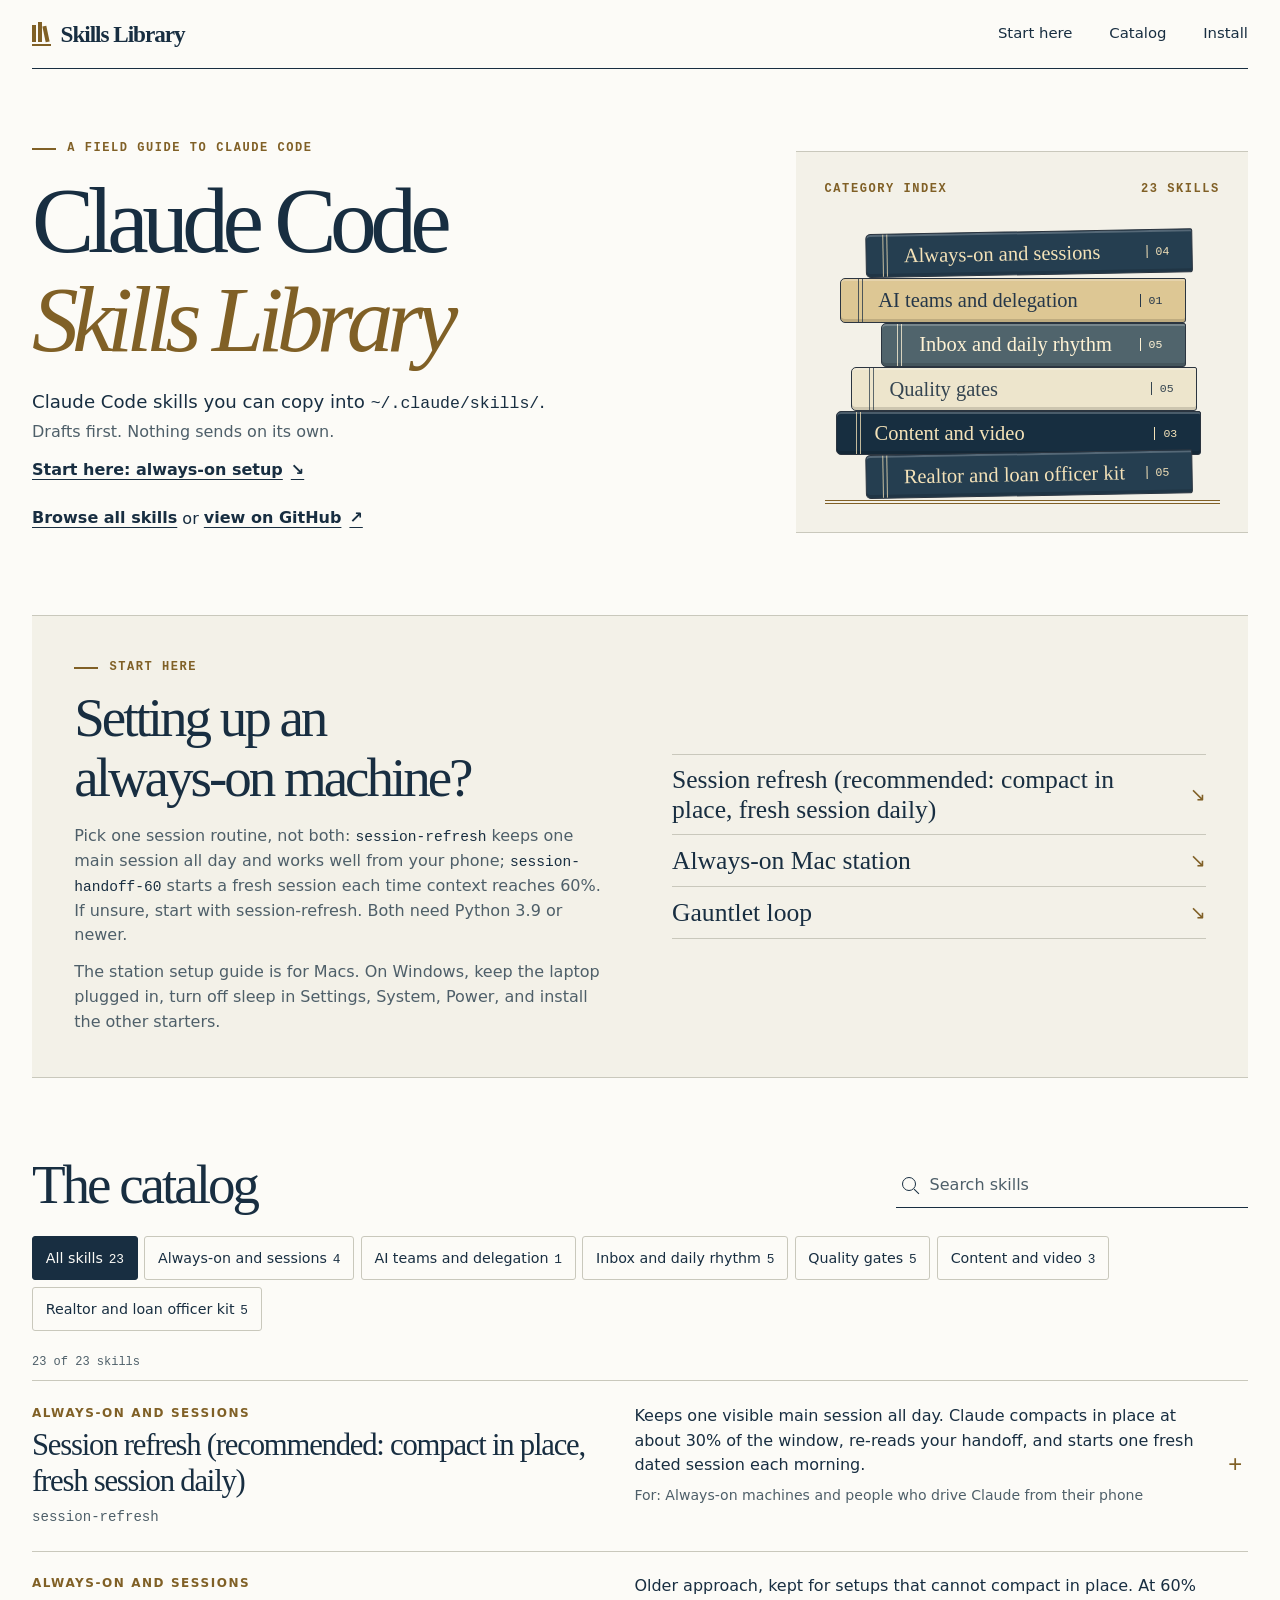
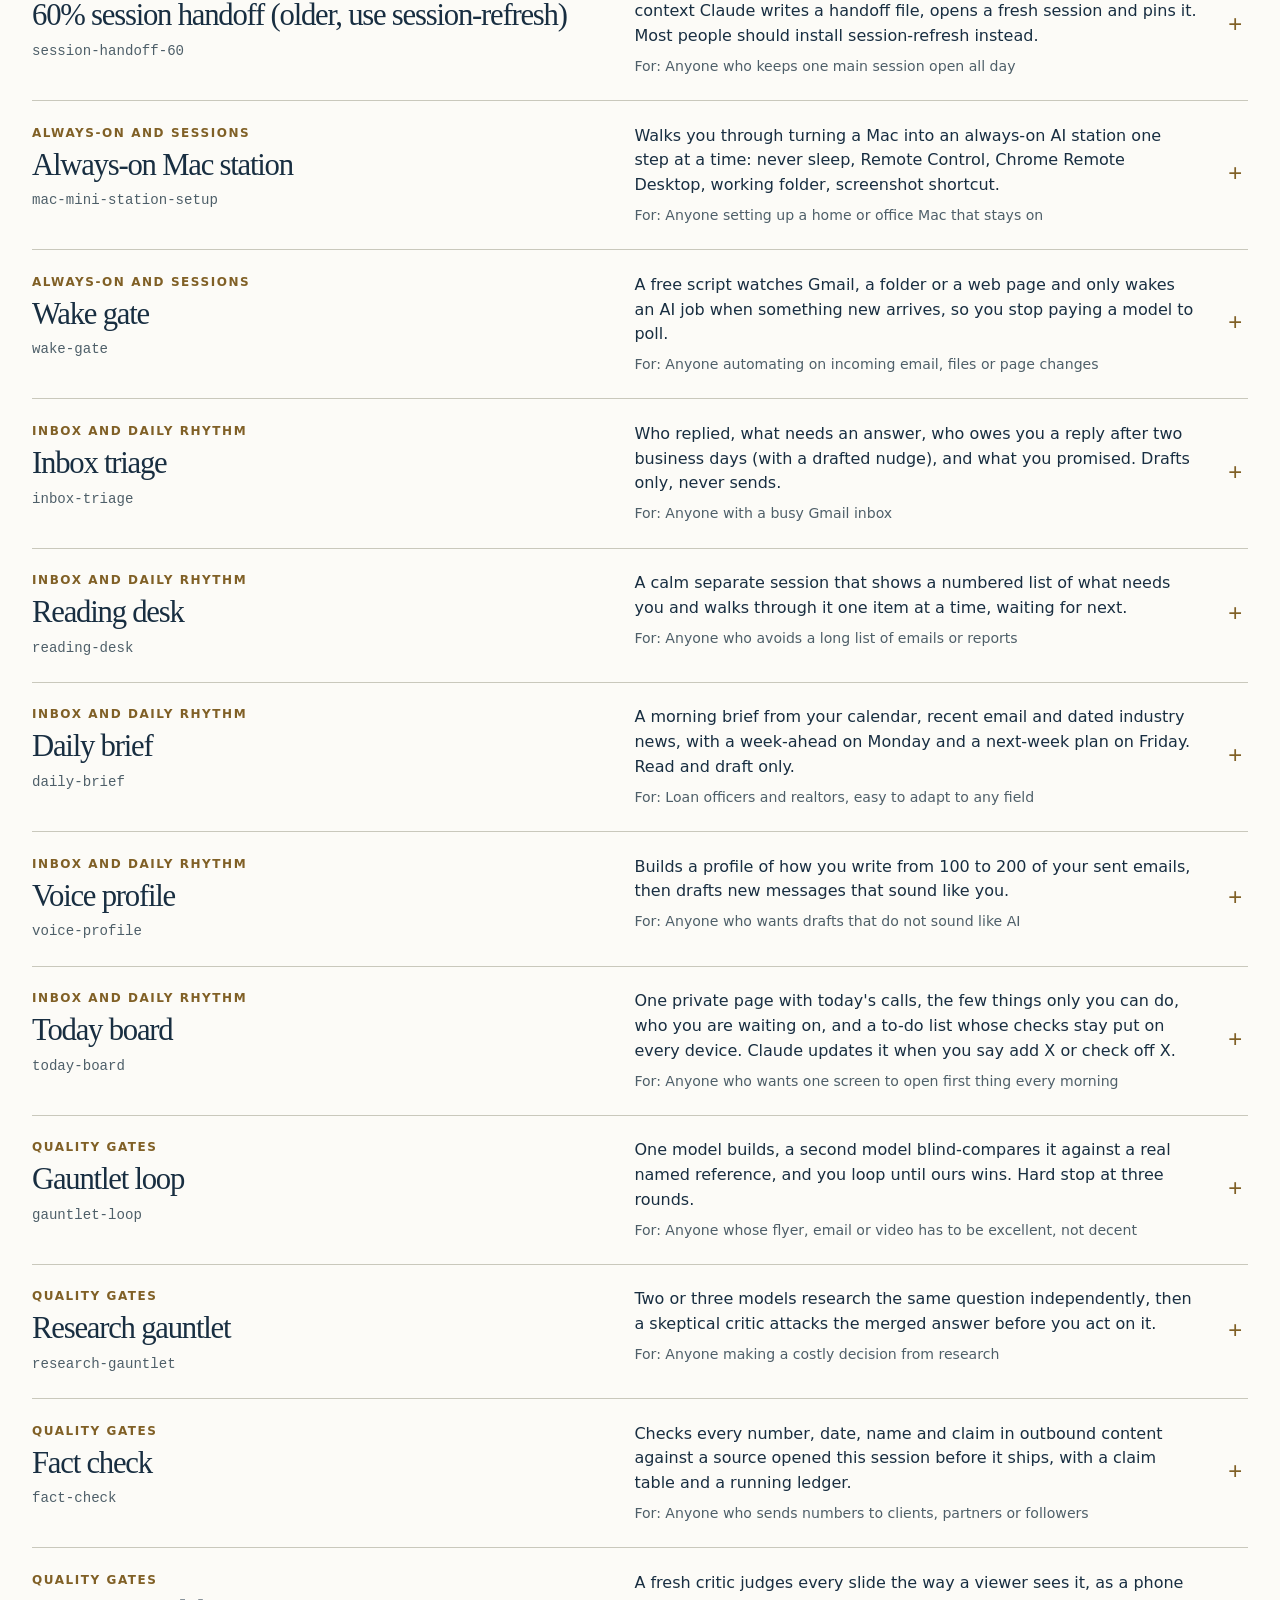
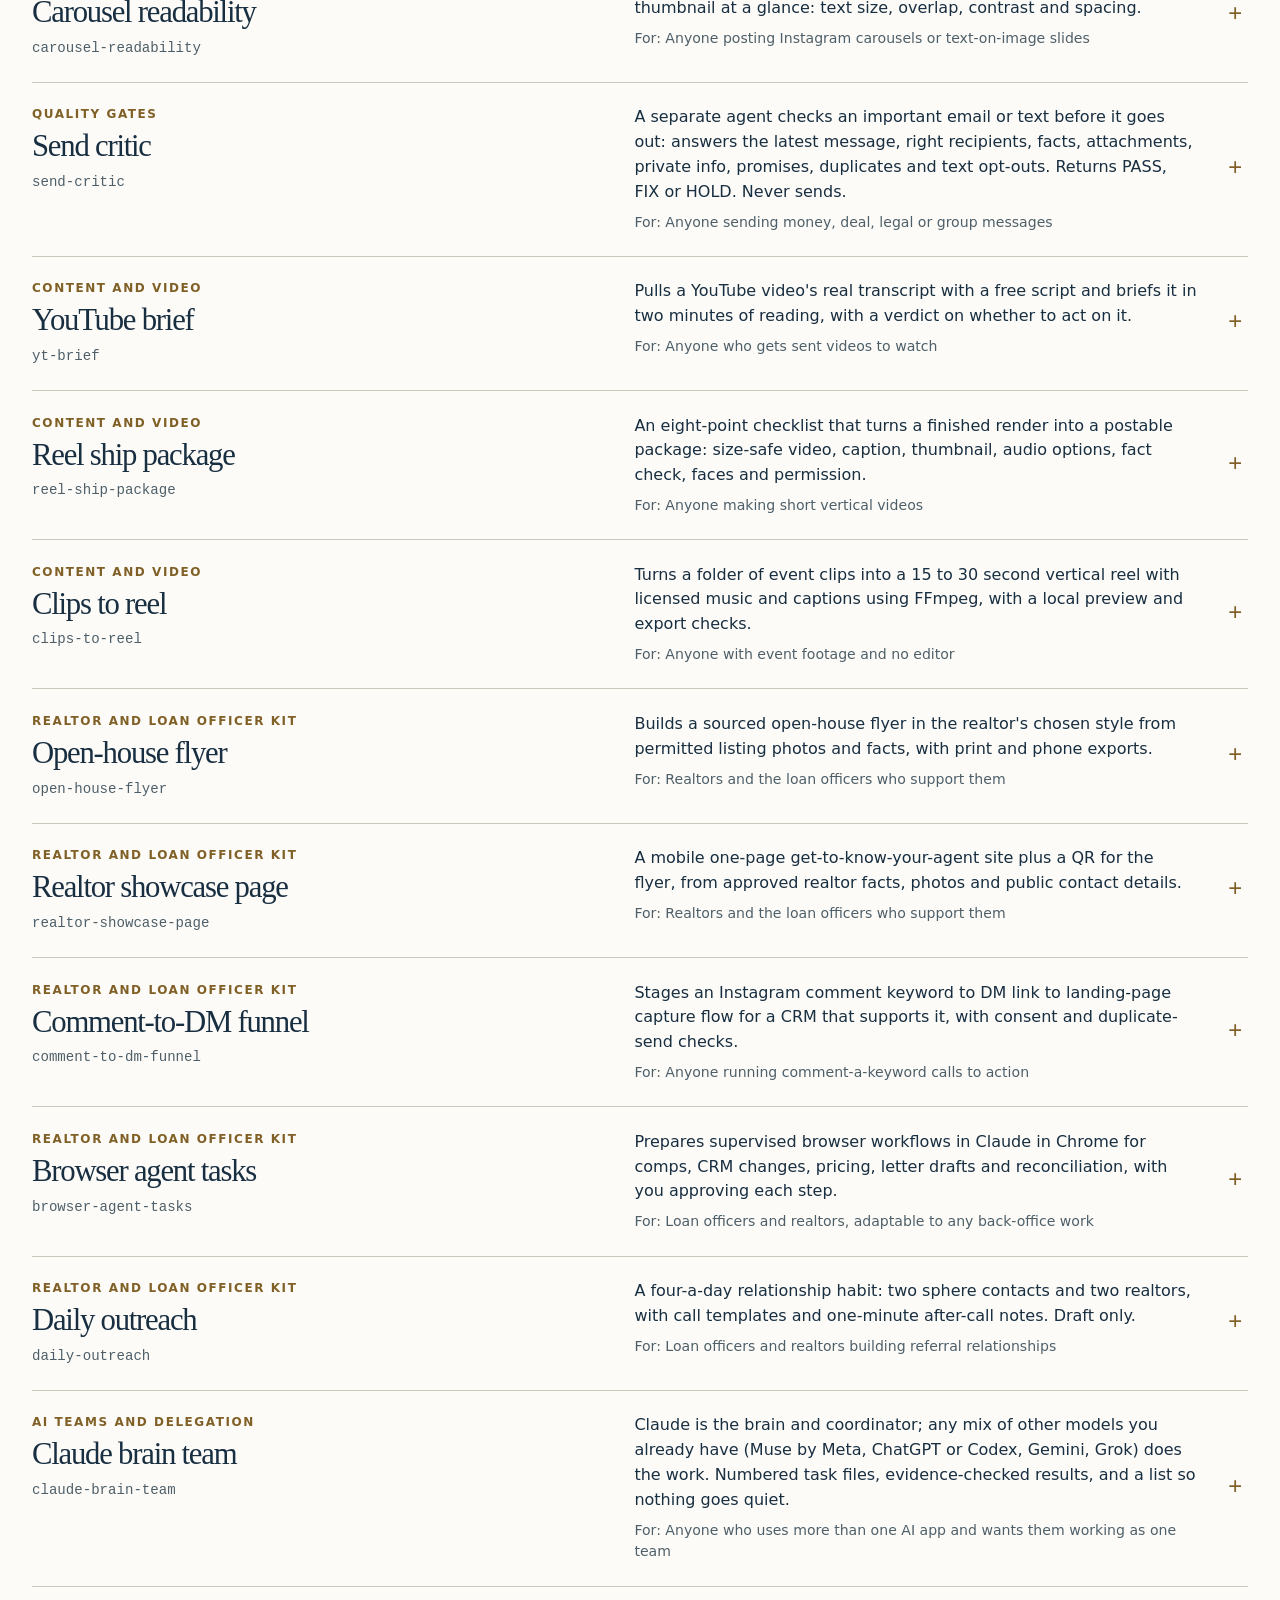
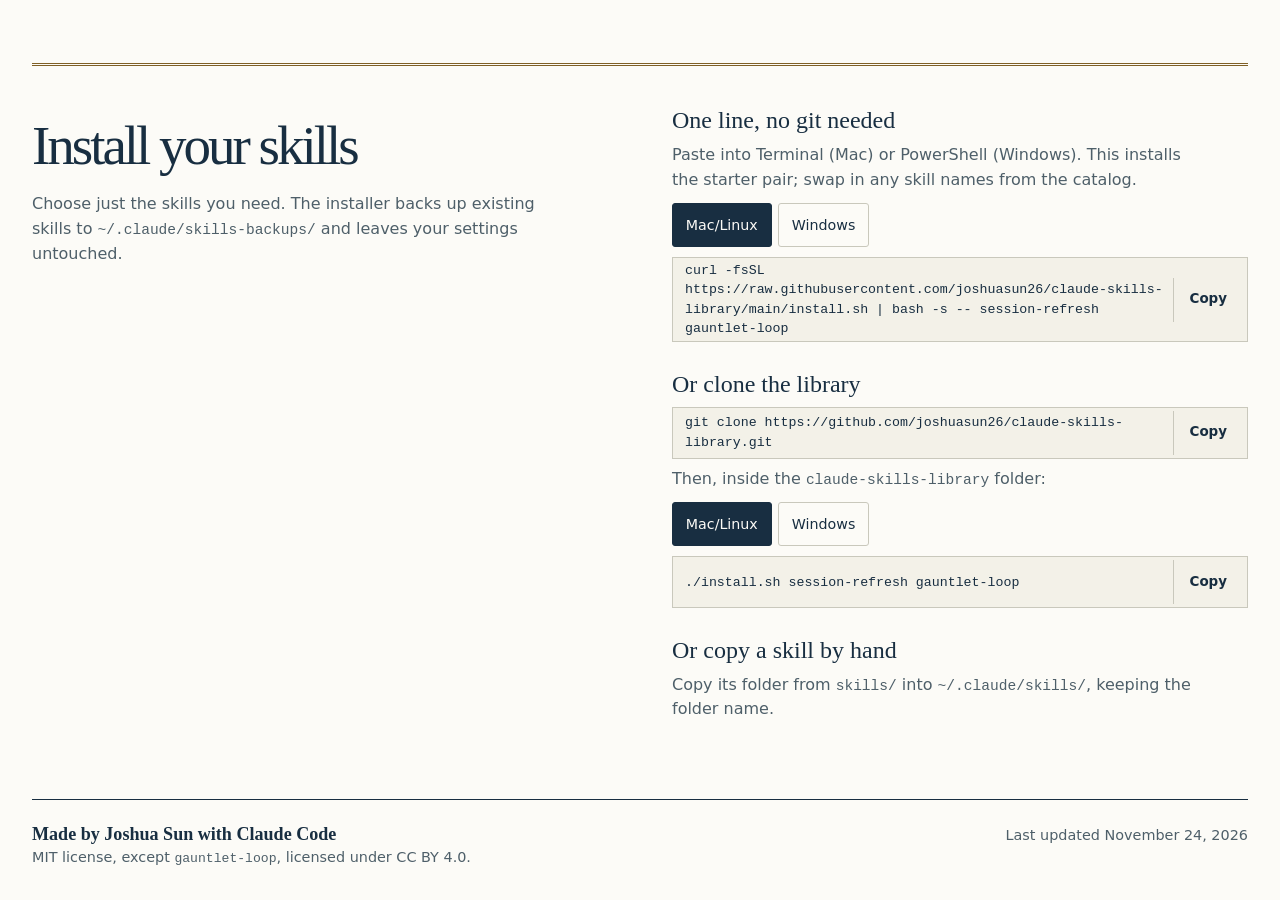
<file: docs/index.html>
<!doctype html>
<html lang="en">
<head>
  <meta charset="utf-8">
  <meta name="viewport" content="width=device-width, initial-scale=1">
  <meta name="color-scheme" content="light dark">
  <meta name="description" content="Browse Claude Code skills, choose an always-on setup, and copy the install commands for your machine.">
  <title>Claude Code Skills Library</title>
  <link rel="icon" href="data:,">
  <link rel="stylesheet" href="./styles.css">
  <script defer src="./catalog.js"></script>
  <script defer src="./app.js"></script>
</head>
<body>
  <a class="skip" href="#catalog">Skip to catalog</a>
  <header class="mast wrap">
    <a class="brand" href="#top"><span class="mark" aria-hidden="true"><i></i><i></i><i></i></span>Skills Library</a>
    <nav aria-label="Page"><a href="#start">Start here</a><a href="#catalog">Catalog</a><a href="#install">Install</a></nav>
  </header>
  <main id="top" class="wrap">
    <section class="hero" aria-labelledby="title">
      <div class="intro">
        <p class="kicker">A field guide to Claude Code</p>
        <h1 id="title">Claude Code<br><em>Skills Library</em></h1>
        <p class="lead">Claude Code skills you can copy into <code>~/.claude/skills/</code>.</p>
        <p class="trust">Drafts first. Nothing sends on its own.</p>
        <p><a class="text-link" href="#start">Start here: always-on setup <span aria-hidden="true">↘</span></a></p>
        <p><a class="text-link" href="#catalog">Browse all skills</a> or <a class="text-link" id="repo" href="https://github.com/joshuasun26/claude-skills-library">view on GitHub <span aria-hidden="true">↗</span></a></p>
      </div>
      <nav class="shelf" aria-label="Browse by category">
        <div class="shelf-label"><span>Category index</span><span id="shelf-count"></span></div>
        <div id="books" class="books"></div>
      </nav>
    </section>
    <section class="starter split" id="start" aria-labelledby="start-title">
      <div><p class="kicker">Start here</p><h2 id="start-title">Setting up an<br>always-on machine?</h2>
        <div id="choice" class="choice"></div>
      </div>
      <div class="starter-list" id="starter-list"></div>
    </section>
    <section id="catalog" aria-labelledby="catalog-title">
      <div class="catalog-head"><h2 id="catalog-title">The catalog</h2>
        <label class="search"><span class="lens" aria-hidden="true"></span><span class="sr">Search skills</span><input type="search" id="query" placeholder="Search skills"></label>
      </div>
      <div class="chips" id="filters" role="group" aria-label="Filter by category"></div>
      <p class="count" id="count" role="status"></p>
      <div id="cards"></div>
      <div id="empty" hidden><h3>No matching skills</h3><p>Try another word or browse the full catalog.</p><button type="button" id="reset">Show all skills</button></div>
      <noscript>Enable JavaScript to browse the catalog or use the GitHub link above.</noscript>
    </section>
    <section class="install split" id="install" aria-labelledby="install-title">
      <div><h2 id="install-title">Install your skills</h2>
        <p>Choose just the skills you need. The installer backs up existing skills to <code>~/.claude/skills-backups/</code> and leaves your settings untouched.</p>
      </div>
      <div class="steps">
        <h3>One line, no git needed</h3><p>Paste into Terminal (Mac) or PowerShell (Windows). This installs the starter pair; swap in any skill names from the catalog.</p>
        <div id="remote-install"></div>
        <h3>Or clone the library</h3><div class="command" id="install-clone"></div>
        <p>Then, inside the <code>claude-skills-library</code> folder:</p>
        <div id="local-install"></div>
        <h3>Or copy a skill by hand</h3><p>Copy its folder from <code>skills/</code> into <code>~/.claude/skills/</code>, keeping the folder name.</p>
      </div>
    </section>
  </main>
  <footer class="wrap"><div><strong>Made by Joshua Sun with Claude Code</strong><p>MIT license, except <code>gauntlet-loop</code>, licensed under CC BY 4.0.</p></div>
    <p>Last updated <time id="updated"></time></p>
  </footer>
  <p class="sr" id="copy-status" role="status"></p>
</body>
</html>
</file>
<file: docs/styles.css>
:root {
  color-scheme: light dark;
  --paper: light-dark(#fcfbf7, #121f2a);
  --panel: light-dark(#f3f1e8, #1c2a35);
  --ink: light-dark(#182e41, #f1eee4);
  --muted: light-dark(#4e5f69, #b8c2c4);
  --gold: light-dark(#806026, #ddbe7c);
  --line: light-dark(#c9c8bc, #47545c);
  --serif: "Iowan Old Style", "Palatino Linotype", Palatino, Georgia, serif;
  --sans: "Source Sans 3", "Segoe UI", system-ui, sans-serif;
  --mono: "IBM Plex Mono", Consolas, ui-monospace, monospace;
  font-family: var(--sans);
  background: var(--paper);
  color: var(--ink);
}
* { box-sizing: border-box; }
body { margin: 0; font-size: 1rem; line-height: 1.55; }
.wrap { width: min(calc(100% - 32px), 1216px); margin-inline: auto; }
h1, h2, h3, p, figure { margin: 0; }
h1, h2, h3 { font-family: var(--serif); font-weight: 500; }
h2 { font-size: clamp(2.3rem, 4.3vw, 4rem); line-height: 1.09; letter-spacing: -.055em; }
h3 { font-size: 1.5rem; line-height: 1.25; }
code, .mono, .count, .shelf-label, .kicker { font-family: var(--mono); }
code { font-size: .91em; overflow-wrap: anywhere; }
a { color: inherit; }
button, input { font: inherit; color: inherit; }
button, summary { cursor: pointer; }
button { background: transparent; border: 1px solid var(--line); min-height: 44px; padding: 0 1rem; }
button:hover, .search:focus-within { border-color: var(--gold); }
:focus-visible { outline: 3px solid var(--gold); outline-offset: 3px; }
[hidden] { display: none !important; }
.sr, .skip:not(:focus) { position: absolute; width: 1px; height: 1px; padding: 0; margin: -1px; overflow: hidden; clip-path: inset(50%); white-space: nowrap; }
.skip:focus { position: absolute; z-index: 2; padding: 12px; background: var(--paper); }
.mast, .mast nav, .brand, .mark, .text-link, .shelf-label, .chips, footer, .catalog-head { display: flex; align-items: center; }
.mast { justify-content: space-between; padding-block: 12px; border-bottom: 1px solid var(--ink); }
.mast a, .text-link { min-height: 44px; display: inline-flex; align-items: center; }
.mast nav { gap: clamp(0.8rem, 3vw, 2.3rem); }
.mast nav a { font-size: .93rem; min-width: 44px; justify-content: center; }
.mast a { text-decoration: none; }
.mast nav a:hover, .starter-link:hover, .text-link:hover { color: var(--gold); }
.brand { gap: .6rem; font: bold clamp(1.15rem, 2vw, 1.45rem) var(--serif); letter-spacing: -.045em; }
.mark { gap: 2px; height: 23px; border-bottom: 2px solid var(--gold); align-items: end; padding: 0 3px 2px 0; }
.mark i { display: block; width: 4px; height: 17px; background: var(--gold); }
.mark i:nth-child(2) { height: 20px; }
.mark i:last-child { height: 16px; transform: rotate(-12deg); }
.hero { display: flex; flex-wrap: wrap; align-items: center; column-gap: clamp(2rem, 5vw, 6rem); row-gap: 2.2rem; padding: clamp(2.4rem, 5.5vw, 5.5rem) 0; }
.intro { flex: 1.25 1 31rem; min-width: 0; }
.kicker, .shelf-label, .count, .category, .detail-label { font-size: .75rem; }
.kicker, .shelf-label, .category, .detail-label { text-transform: uppercase; font-weight: 650; letter-spacing: .13em; color: var(--gold); }
.kicker { display: flex; align-items: center; gap: .7rem; }
.kicker::before { content: ""; width: 24px; height: 2px; background: currentColor; }
h1 { font-size: clamp(3.6rem, 7.3vw, 7rem); letter-spacing: -.07em; line-height: 1.01; margin: 1rem 0 .95rem; }
h1 em { color: var(--gold); line-height: 1.12; }
.lead { font-size: clamp(1.05rem, 1.42vw, 1.28rem); }
.trust { margin-top: .2rem; color: var(--muted); }
.text-link { font-weight: 600; gap: .5rem; text-underline-offset: 4px; }
.intro .text-link { margin: 0; }
.intro p:has(.text-link) { margin: .25rem 0; }
.command { display: flex; align-items: center; min-width: 0; border: 1px solid var(--line); background: var(--panel); gap: 8px; padding: 3px 4px 3px 12px; }
.command code { flex: 1; min-width: 0; white-space: pre-wrap; font-size: .83rem; line-height: 1.45; }
.command button { flex: none; font-size: .84rem; color: var(--ink); font-weight: 600; border: 0; border-left: 1px solid var(--line); }
.command button:hover { color: var(--gold); }
.shelf { flex: 1 1 18rem; min-width: 0; padding: clamp(.85rem, 2.2vw, 2rem); background: var(--panel); border-block: 1px solid var(--line); }
.shelf-label { justify-content: space-between; gap: 1rem; margin-bottom: clamp(1.25rem, 2.8vw, 2.8rem); }
.books { padding: 0 3% 1px; border-bottom: 4px double var(--gold); }
.book { --cloth: #253e50; --foil: #f4e2b8; position: relative; background: var(--cloth); color: var(--foil); display: flex; align-items: center; justify-content: space-between; gap: .65rem; width: 93%; min-height: 44px; padding: .55rem 6% .55rem 10%; text-decoration: none; font: 500 clamp(.98rem, 1.6vw, 1.45rem)/1.2 var(--serif); border: 1px solid #2b3540; border-radius: 5px 2px 3px 5px; box-shadow: inset 0 2px 0 #ffffff38, inset 0 -3px 0 #00000024; }
.book::before { content: ""; position: absolute; top: 0; bottom: 0; left: 5%; width: 3px; border-inline: 1px solid currentColor; opacity: .78; }
.book small { font: .72rem var(--mono); border-left: 1px solid currentColor; padding-left: .5rem; }
.book:nth-child(5n + 1) { width: 88%; margin-left: 8%; transform: rotate(-1deg); transform-origin: left bottom; }
.book:nth-child(5n + 2) { --cloth: #ddc794; --foil: #253749; margin-left: 1%; }
.book:nth-child(5n + 3) { --cloth: #50646c; --foil: #fff3d5; width: 82%; margin-left: 12%; }
.book:nth-child(5n + 4) { --cloth: #ede5cc; --foil: #344450; margin-left: 4%; }
.book:nth-child(5n) { width: 98%; --cloth: #172e40; }
.book:hover, .book:focus-visible { text-decoration: underline; text-underline-offset: 4px; }
.split { display: grid; grid-template-columns: repeat(auto-fit, minmax(min(100%, 24rem), 1fr)); gap: clamp(1.7rem, 5vw, 5rem); }
.starter { border-block: 1px solid var(--line); background: var(--panel); padding: clamp(1.15rem, 3.3vw, 3.25rem); }
.split h2 { margin: .7rem 0 1rem; }
.choice, .install p:not(.kicker) { color: var(--muted); max-width: 52ch; }
.choice code { color: var(--ink); }
.choice p + p { margin-top: .75rem; }
.starter-list { align-self: center; border-top: 1px solid var(--line); }
.starter-link { display: flex; align-items: center; justify-content: space-between; gap: 1rem; min-height: 52px; padding: .6rem 0; font: 500 clamp(1.15rem, 2vw, 1.6rem) var(--serif); text-decoration: none; border-bottom: 1px solid var(--line); }
.arrow { color: var(--gold); font: 1.2rem var(--sans); }
#catalog, .install { margin-block: clamp(3rem, 6vw, 5.6rem); scroll-margin-top: 1rem; }
.catalog-head { flex-wrap: wrap; justify-content: space-between; gap: 1rem; margin-bottom: 1.35rem; }
.search { flex: 0 1 22rem; display: flex; align-items: center; gap: .7rem; border-bottom: 1px solid var(--ink); min-height: 46px; }
.search input { min-width: 0; width: 100%; height: 44px; background: transparent; border: 0; }
.search input::placeholder { color: var(--muted); }
.lens { margin-left: .4rem; border: 1.6px solid currentColor; width: 14px; height: 14px; border-radius: 50%; position: relative; flex: none; }
.lens::after { content: ""; width: 7px; border-top: 1.6px solid currentColor; position: absolute; right: -5px; bottom: -2px; transform: rotate(45deg); }
.chips, .platforms { flex-wrap: wrap; gap: .4rem; }
.chips button, .platforms button { padding: .45rem .8rem; border-radius: 3px; font-size: .89rem; }
button[aria-pressed="true"] { background: var(--ink); border-color: var(--ink); color: var(--paper); }
.chips small { margin-left: .45em; font: .8rem var(--mono); }
.count { margin: 1.4rem 0 .55rem; color: var(--muted); }
.card { border-top: 1px solid var(--line); scroll-margin-top: 16px; }
.card:last-child { border-bottom: 1px solid var(--line); }
summary { display: flex; align-items: start; padding-block: 1.4rem; gap: clamp(.75rem, 2vw, 1.75rem); list-style: none; }
summary::-webkit-details-marker { display: none; }
.card-body { flex: 1; display: grid; grid-template-columns: repeat(auto-fit, minmax(min(100%, 20rem), 1fr)); gap: .65rem 2.5rem; }
.card-body span { display: block; }
.card-title { font: 500 clamp(1.45rem, 2.4vw, 2.15rem)/1.18 var(--serif); letter-spacing: -.04em; margin: .28rem 0; }
.identifier, .audience { color: var(--muted); font-size: .88rem; }
.audience { margin-top: .45rem; }
.expand { color: var(--gold); font: 1.5rem/1 var(--mono); align-self: center; padding: .35rem; }
.expand::before { content: "+"; }
[open] .expand::before { content: "−"; }
summary:hover .card-title { text-decoration: underline; text-decoration-thickness: 1px; text-underline-offset: 4px; }
.detail { padding: clamp(1rem, 2.8vw, 2.3rem); background: var(--panel); margin-bottom: 1.5rem; }
.fields { display: grid; grid-template-columns: repeat(auto-fit, minmax(min(100%, 23rem), 1fr)); gap: 1.2rem 2rem; margin: 0 0 1.5rem; }
.detail-label { font-family: var(--sans); display: block; margin-bottom: .3rem; }
dd, ul { margin: 0; }
ul { padding-left: 1.2rem; }
.platforms { display: flex; margin: .65rem 0; }
.detail .command { background: var(--paper); }
.manual { margin: .75rem 0 .35rem; overflow-wrap: anywhere; }
#empty { padding: 1.5rem 0; border-block: 1px solid var(--line); }
#empty button { margin-top: .6rem; }
.install { border-top: 3px double var(--gold); padding-top: 2.4rem; }
.steps h3:not(:first-child) { margin-top: 1.65rem; }
.steps p, .steps .command { margin-top: .5rem; }
footer { border-top: 1px solid var(--ink); flex-wrap: wrap; align-items: baseline; justify-content: space-between; gap: .6rem 1rem; padding: 1.5rem 0 2rem; color: var(--muted); font-size: .9rem; }
footer strong { color: var(--ink); font: 600 1.13rem var(--serif); }
</file>
